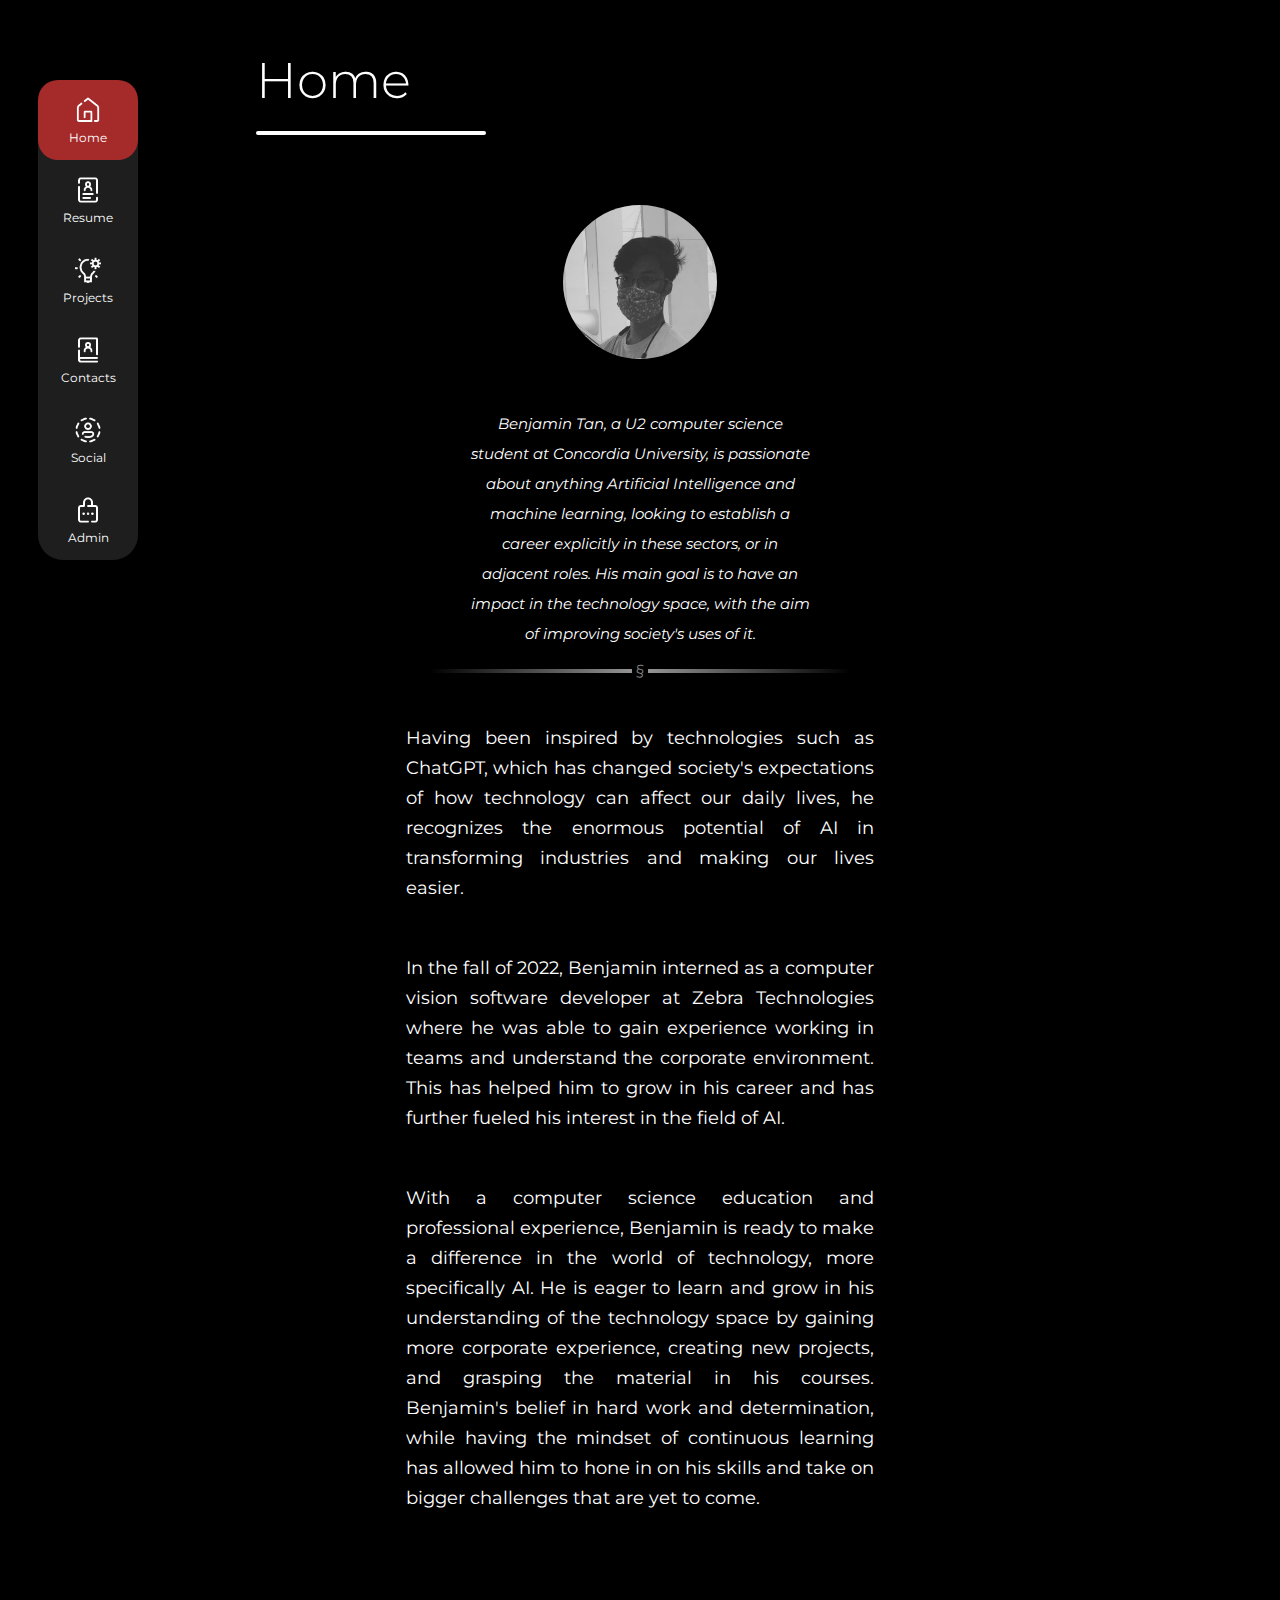
<file: index.html>
<!DOCTYPE html>
<html lang="en">

<head>
	<meta charset="UTF-8">
	<meta name="viewport" content="width=device-width, initial-scale=1.0">
	<link rel="preconnect" href="https://fonts.googleapis.com">
	<link rel="preconnect" href="https://fonts.gstatic.com" crossorigin>
	<link href="https://fonts.googleapis.com/css2?family=Montserrat&family=Roboto:ital,wght@0,400;0,700;0,900;1,700&display=swap" rel="stylesheet">
	<link rel="stylesheet" href="Style/general.css">
	<link rel="stylesheet" href="Style/navbar.css">
	<link rel="stylesheet" href="Style/home.css">
	<title>Home</title>
</head>

<body>
	<nav class="navbar">
		<a class="navbar-link top" id="current">
			<img src="Img/side-Icons/home.png" alt="Home-logo">
			<div>Home</div>
		</a>
		<a class="navbar-link" href="resume.html">
			<img src="Img/side-Icons/Resume.png" alt="Resume-logo">
			<div>Resume</div>
		</a>
		<a class="navbar-link" href="projects.html">
			<img src="Img/side-Icons/project.png" alt="Projects-logo">
			<div>Projects</div>
		</a>
		<a class="navbar-link" href="contacts.html">
			<img src="Img/side-Icons/contact.png" alt="Contacts-logo">
			<div>Contacts</div>
		</a>
		<a class="navbar-link" href="social.html">
			<img src="Img/side-Icons/Social.png" alt="Social-logo">
			<div>Social</div>
		</a>
		<a class="navbar-link bottom" href="admin.html">
			<img src="Img/side-Icons/admin.png" alt="Admin-logo">
			<div>Admin</div>
		</a>
	</nav>

	<header class="title-container">
		<div class="title">Home</div>
		<hr>
	</header>

	<main>

		<div class=profile-container>
			<img class="profile-pic" src="Img/profile-pic.jpeg" alt="Profile-pic">
		</div>

		<div class="text">
			<div class=statement>
				Benjamin Tan, a U2 computer science student at Concordia University, is passionate about 
				anything Artificial Intelligence and machine learning, looking to establish a career 
				explicitly in these sectors, or in adjacent roles. His main goal is to have an impact 
				in the technology space, with the aim of improving society's uses of it.
			</div>

			<hr>

			<div class="bio">
				<div>
					Having been inspired by technologies such as ChatGPT, which has changed society's expectations of 
					how technology can affect our daily lives, he recognizes the enormous potential of AI in 
					transforming industries and making our lives easier.
				</div>
				<div>
					In the fall of 2022, Benjamin interned as a computer vision software developer at Zebra Technologies 
					where he was able to gain experience working in teams and understand the corporate environment. 
					This has helped him to grow in his career and has further fueled his interest in the field of AI.
				</div>
				<div>
					With a computer science education and professional experience, Benjamin is ready to make a difference 
					in the world of technology, more specifically AI. He is eager to learn and grow in his understanding of 
					the technology space by gaining more corporate experience, creating new projects, and grasping the material 
					in his courses. Benjamin's belief in hard work and determination, while having the mindset of continuous 
					learning has allowed him to hone in on his skills and take on bigger challenges that are yet to come.
				</div>

			</div>

		</div>


		

	</main>
	<div class="bottom-line"></div>
</body>

</html>
</file>
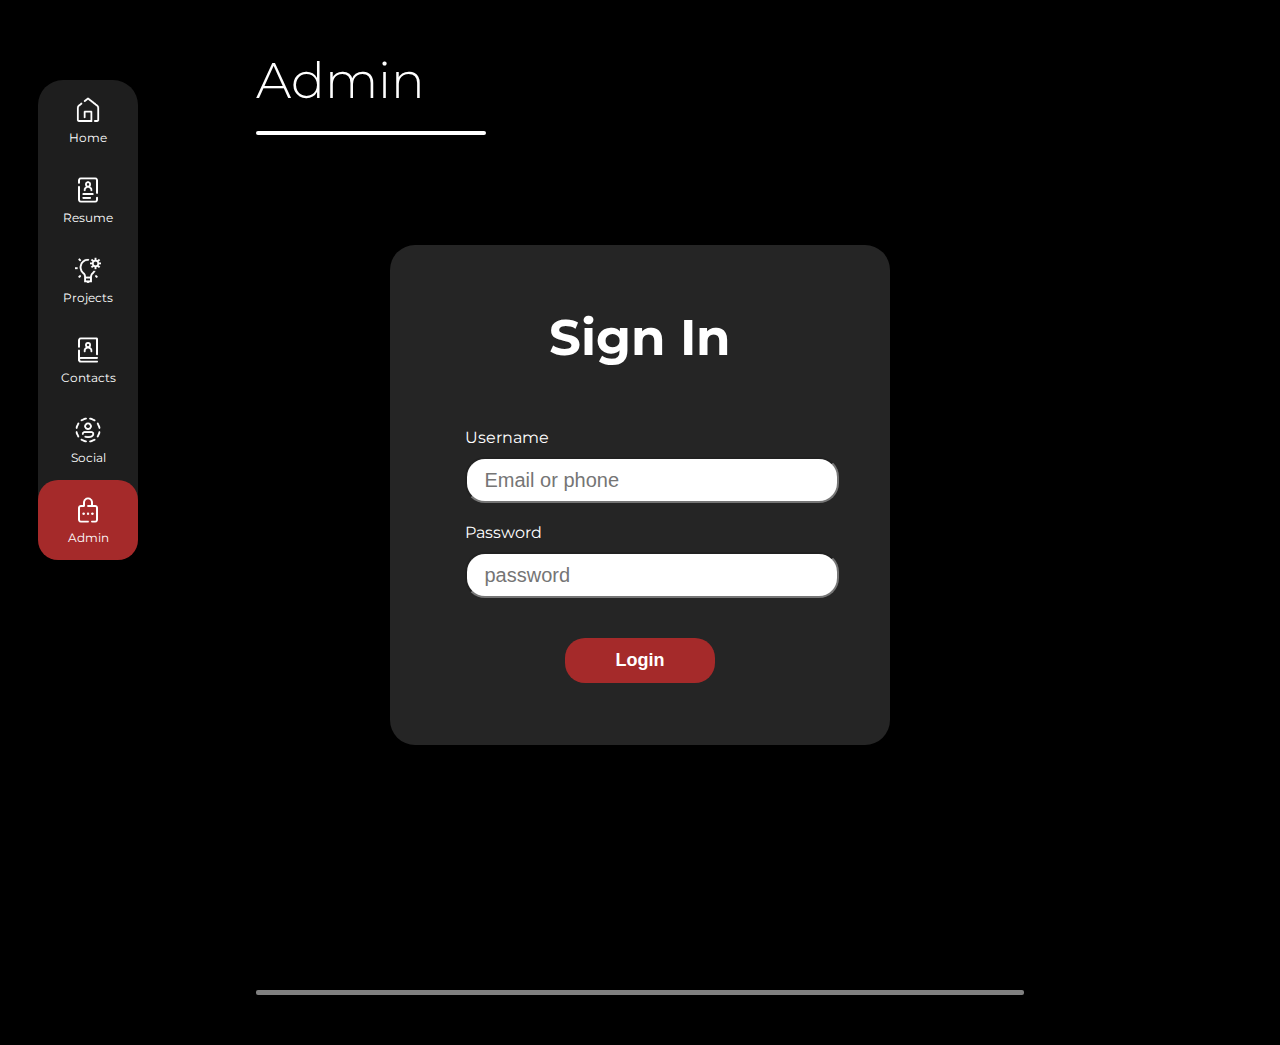
<file: admin.html>
<!DOCTYPE html>
<html lang="en">

<head>
	<meta charset="UTF-8">
	<meta name="viewport" content="width=device-width, initial-scale=1.0">
	<link rel="preconnect" href="https://fonts.googleapis.com">
	<link rel="preconnect" href="https://fonts.gstatic.com" crossorigin>
	<link
		href="https://fonts.googleapis.com/css2?family=Montserrat&family=Roboto:ital,wght@0,400;0,700;0,900;1,700&display=swap"
		rel="stylesheet">
	<link rel="stylesheet" href="Style/general.css">
	<link rel="stylesheet" href="Style/navbar.css">
	<link rel="stylesheet" href="Style/admin.css">
	<title>Admin</title>
</head>

<body>
	<nav class="navbar">
		<a class="navbar-link top" href="index.html">
			<img src="Img/side-Icons/home.png" alt="Home-logo">
			<div>Home</div>
		</a>
		<a class="navbar-link" href="resume.html">
			<img src="Img/side-Icons/Resume.png" alt="Resume-logo">
			<div>Resume</div>
		</a>
		<a class="navbar-link" href="projects.html">
			<img src="Img/side-Icons/project.png" alt="Projects-logo">
			<div>Projects</div>
		</a>
		<a class="navbar-link" href="contacts.html">
			<img src="Img/side-Icons/contact.png" alt="Contacts-logo">
			<div>Contacts</div>
		</a>
		<a class="navbar-link" href="social.html">
			<img src="Img/side-Icons/Social.png" alt="Social-logo">
			<div>Social</div>
		</a>
		<a class="navbar-link bottom" id="current">
			<img src="Img/side-Icons/admin.png" alt="Admin-logo">
			<div>Admin</div>
		</a>
	</nav>


	<header class="title-container">
		<div class="title">Admin</div>
		<hr>
	</header>

	<main>
		<div class="container">
			<div class="signin">
				Sign In
			</div>
			<div class="password-conatiner">
				<div>
					Username
				</div>
				<input id="username-input" type="text" placeholder="Email or phone" style="text-align: justify;">
				<div>
					Password
				</div>
				<input id="passward-input" type="password" placeholder="password" style="text-align: justify;">
			</div>


			<input class="thebutton" type=button value="Login">

		</div>

	</main>


	<div class="bottom-line"></div>
</body>

</html>
</file>
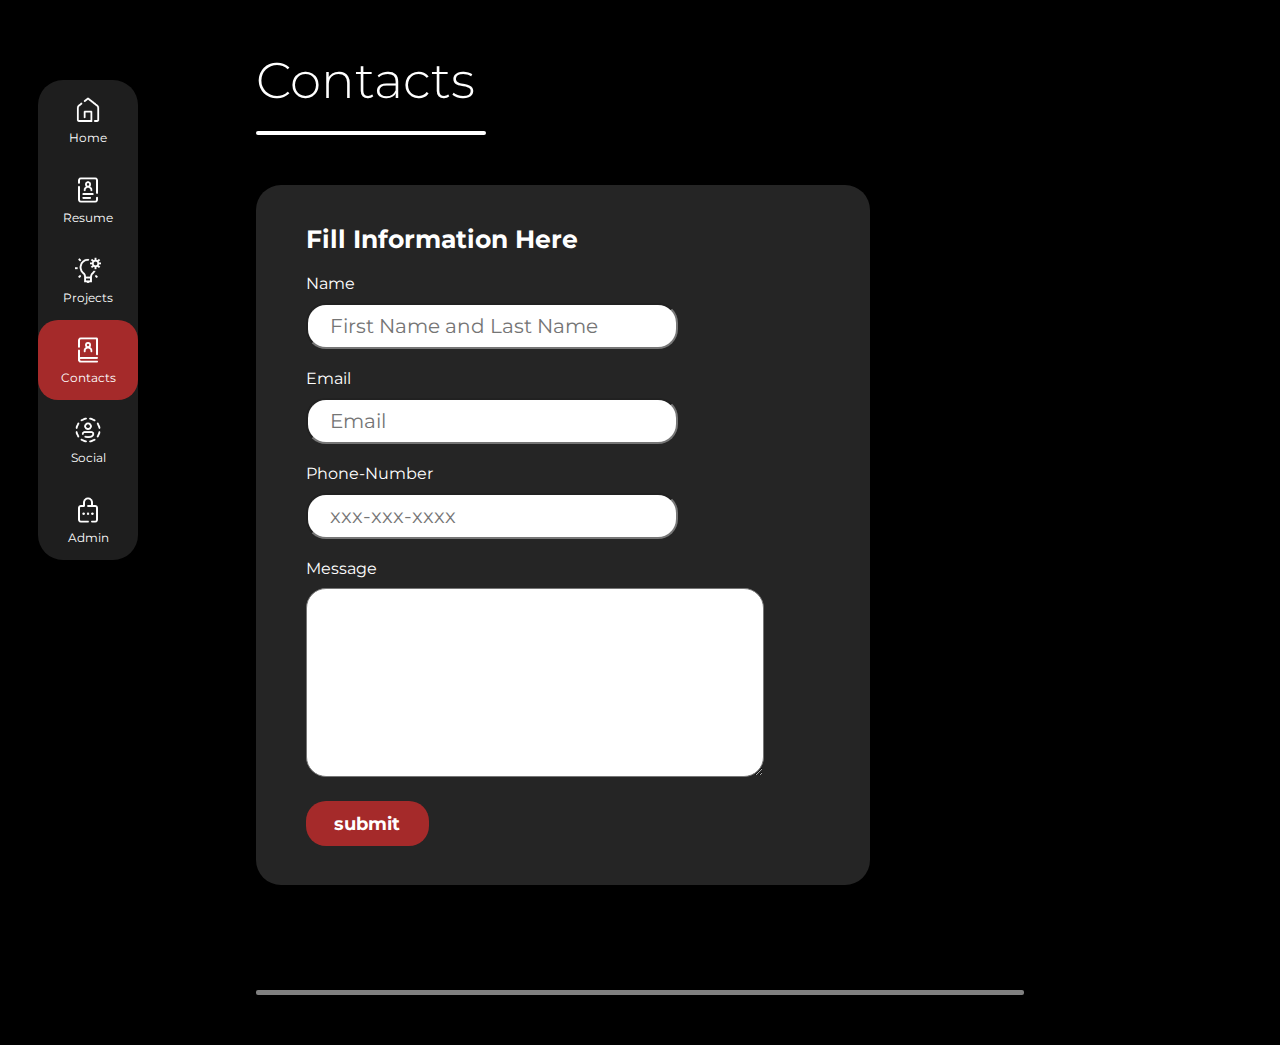
<file: contacts.html>
<!DOCTYPE html>
<html lang="en">

<head>
	<meta charset="UTF-8">
	<meta name="viewport" content="width=device-width, initial-scale=1.0">
	<link rel="preconnect" href="https://fonts.googleapis.com">
	<link rel="preconnect" href="https://fonts.gstatic.com" crossorigin>
	<link href="https://fonts.googleapis.com/css2?family=Montserrat&family=Roboto:ital,wght@0,400;0,700;0,900;1,700&display=swap" rel="stylesheet">
	<link rel="stylesheet" href="Style/general.css">
	<link rel="stylesheet" href="Style/navbar.css">
	<link rel="stylesheet" href="Style/contacts.css">
	<title>Contacts</title>
</head>

<body>
	<nav class="navbar">
		<a class="navbar-link top" href="index.html">
			<img src="Img/side-Icons/home.png" alt="Home-logo">
			<div>Home</div>
		</a>
		<a class="navbar-link" href="resume.html">
			<img src="Img/side-Icons/Resume.png" alt="Resume-logo">
			<div>Resume</div>
		</a>
		<a class="navbar-link" href="projects.html">
			<img src="Img/side-Icons/project.png" alt="Projects-logo">
			<div>Projects</div>
		</a>
		<a class="navbar-link" id="current">
			<img src="Img/side-Icons/contact.png" alt="Contacts-logo">
			<div>Contacts</div>
		</a>
		<a class="navbar-link" href="social.html">
			<img src="Img/side-Icons/Social.png" alt="Social-logo">
			<div>Social</div>
		</a>
		<a class="navbar-link bottom" href="admin.html">
			<img src="Img/side-Icons/admin.png" alt="Admin-logo">
			<div>Admin</div>
		</a>
	</nav>

	<header class="title-container">
		<div class="title">Contacts</div>
		<hr>
	</header>

	<main>
		<div class="container">

			<div class="inner-conatiner">
				<div class="subtitle">
					Fill Information Here
				</div>
				<div id="name">
					Name
				</div>
				<input type="text" placeholder="First Name and Last Name">
				<div>
					Email
				</div>
				<input type="email" placeholder="Email">
				<div>
					Phone-Number
				</div>
				<input type="number" placeholder="xxx-xxx-xxxx">
				<div>
					Message
				</div>
				<textarea rows="6"></textarea>

			</div>
			<input class="thebutton" type=button value="submit">



		</div>
	</main>

	<div class="bottom-line"></div>
</body>

</html>
</file>
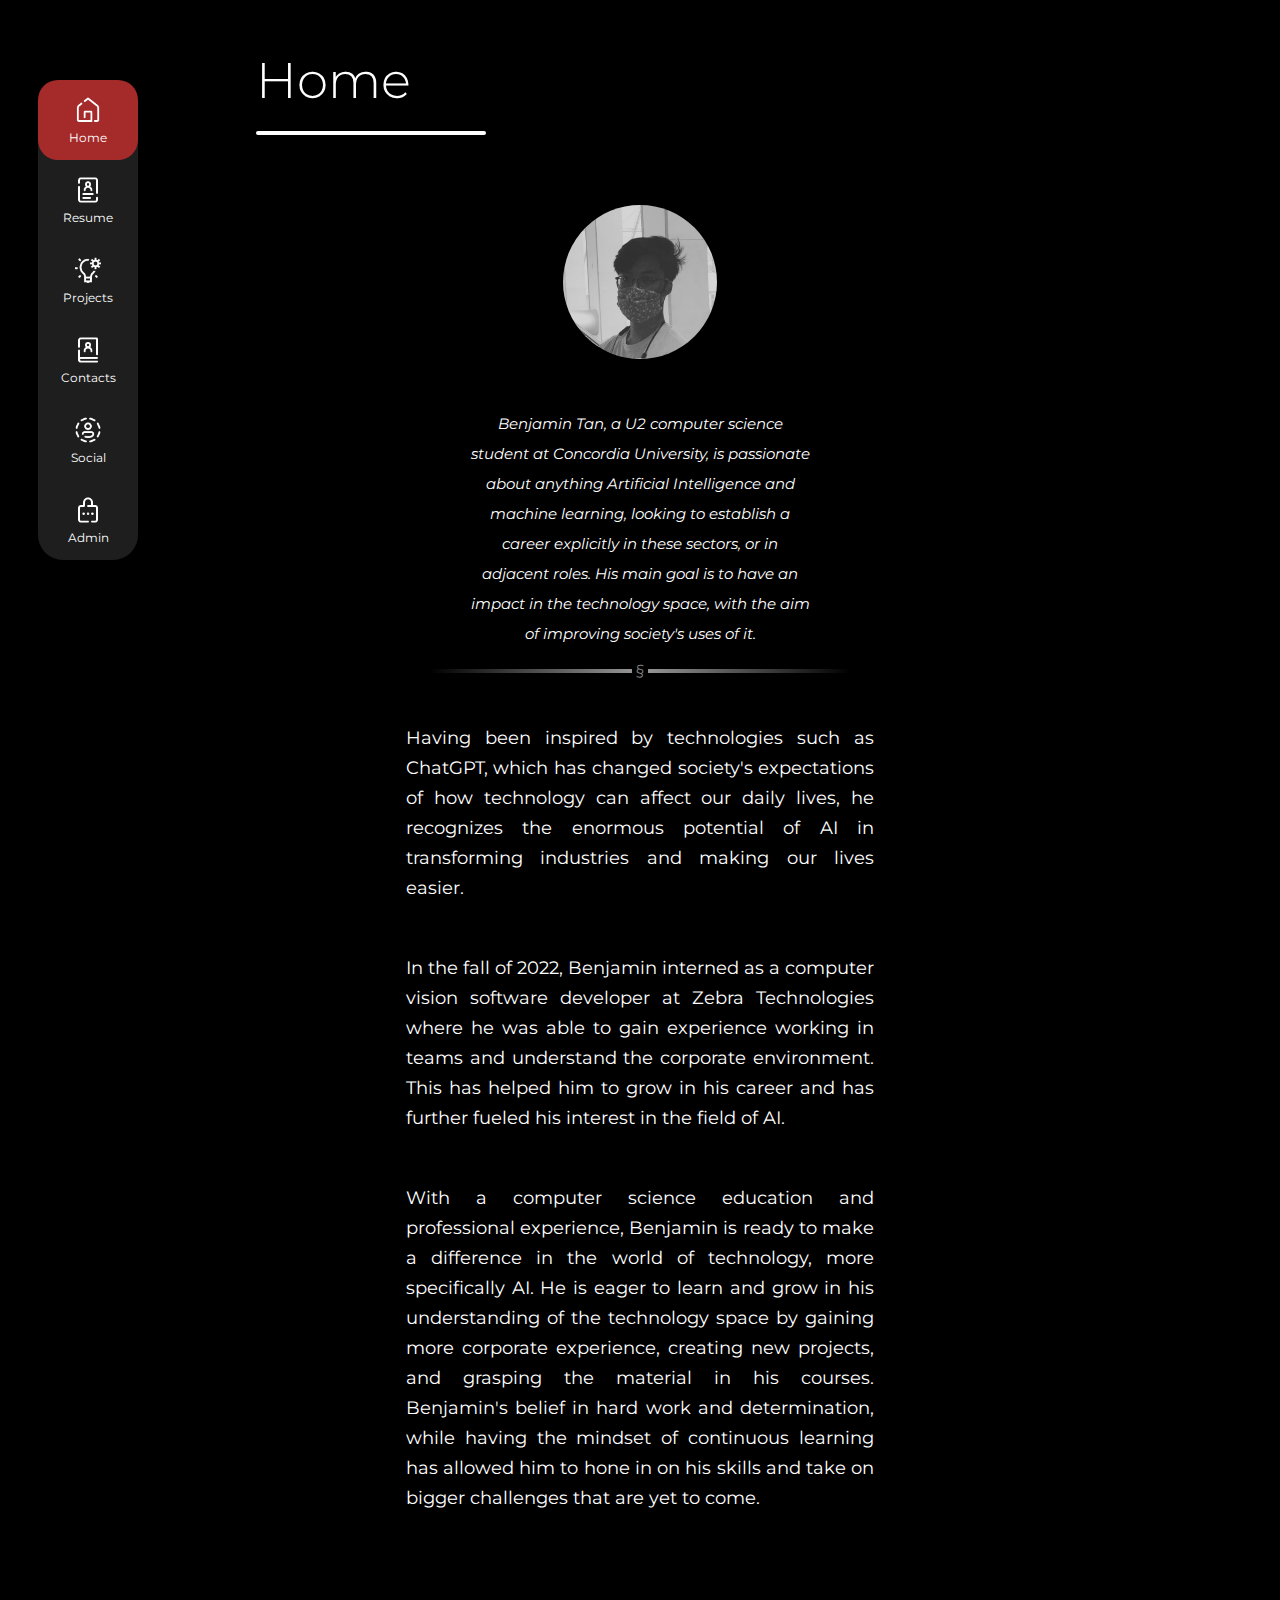
<file: home.html>
<!DOCTYPE html>
<html lang="en">

<head>
	<meta charset="UTF-8">
	<meta name="viewport" content="width=device-width, initial-scale=1.0">
	<link rel="preconnect" href="https://fonts.googleapis.com">
	<link rel="preconnect" href="https://fonts.gstatic.com" crossorigin>
	<link href="https://fonts.googleapis.com/css2?family=Montserrat&family=Roboto:ital,wght@0,400;0,700;0,900;1,700&display=swap" rel="stylesheet">
	<link rel="stylesheet" href="Style/general.css">
	<link rel="stylesheet" href="Style/navbar.css">
	<link rel="stylesheet" href="Style/home.css">
	<title>Home</title>
</head>

<body>
	<nav class="navbar">
		<a class="navbar-link top" id="current">
			<img src="Img/side-Icons/home.png" alt="Home-logo">
			<div>Home</div>
		</a>
		<a class="navbar-link" href="resume.html">
			<img src="Img/side-Icons/Resume.png" alt="Resume-logo">
			<div>Resume</div>
		</a>
		<a class="navbar-link" href="projects.html">
			<img src="Img/side-Icons/project.png" alt="Projects-logo">
			<div>Projects</div>
		</a>
		<a class="navbar-link" href="contacts.html">
			<img src="Img/side-Icons/contact.png" alt="Contacts-logo">
			<div>Contacts</div>
		</a>
		<a class="navbar-link" href="social.html">
			<img src="Img/side-Icons/Social.png" alt="Social-logo">
			<div>Social</div>
		</a>
		<a class="navbar-link bottom" href="admin.html">
			<img src="Img/side-Icons/admin.png" alt="Admin-logo">
			<div>Admin</div>
		</a>
	</nav>

	<header class="title-container">
		<div class="title">Home</div>
		<hr>
	</header>

	<main>

		<div class=profile-container>
			<img class="profile-pic" src="Img/profile-pic.jpeg" alt="Profile-pic">
		</div>

		<div class="text">
			<div class=statement>
				Benjamin Tan, a U2 computer science student at Concordia University, is passionate about 
				anything Artificial Intelligence and machine learning, looking to establish a career 
				explicitly in these sectors, or in adjacent roles. His main goal is to have an impact 
				in the technology space, with the aim of improving society's uses of it.
			</div>

			<hr>

			<div class="bio">
				<div>
					Having been inspired by technologies such as ChatGPT, which has changed society's expectations of 
					how technology can affect our daily lives, he recognizes the enormous potential of AI in 
					transforming industries and making our lives easier.
				</div>
				<div>
					In the fall of 2022, Benjamin interned as a computer vision software developer at Zebra Technologies 
					where he was able to gain experience working in teams and understand the corporate environment. 
					This has helped him to grow in his career and has further fueled his interest in the field of AI.
				</div>
				<div>
					With a computer science education and professional experience, Benjamin is ready to make a difference 
					in the world of technology, more specifically AI. He is eager to learn and grow in his understanding of 
					the technology space by gaining more corporate experience, creating new projects, and grasping the material 
					in his courses. Benjamin's belief in hard work and determination, while having the mindset of continuous 
					learning has allowed him to hone in on his skills and take on bigger challenges that are yet to come.
				</div>

			</div>

		</div>


		

	</main>
	<div class="bottom-line"></div>
</body>

</html>
</file>
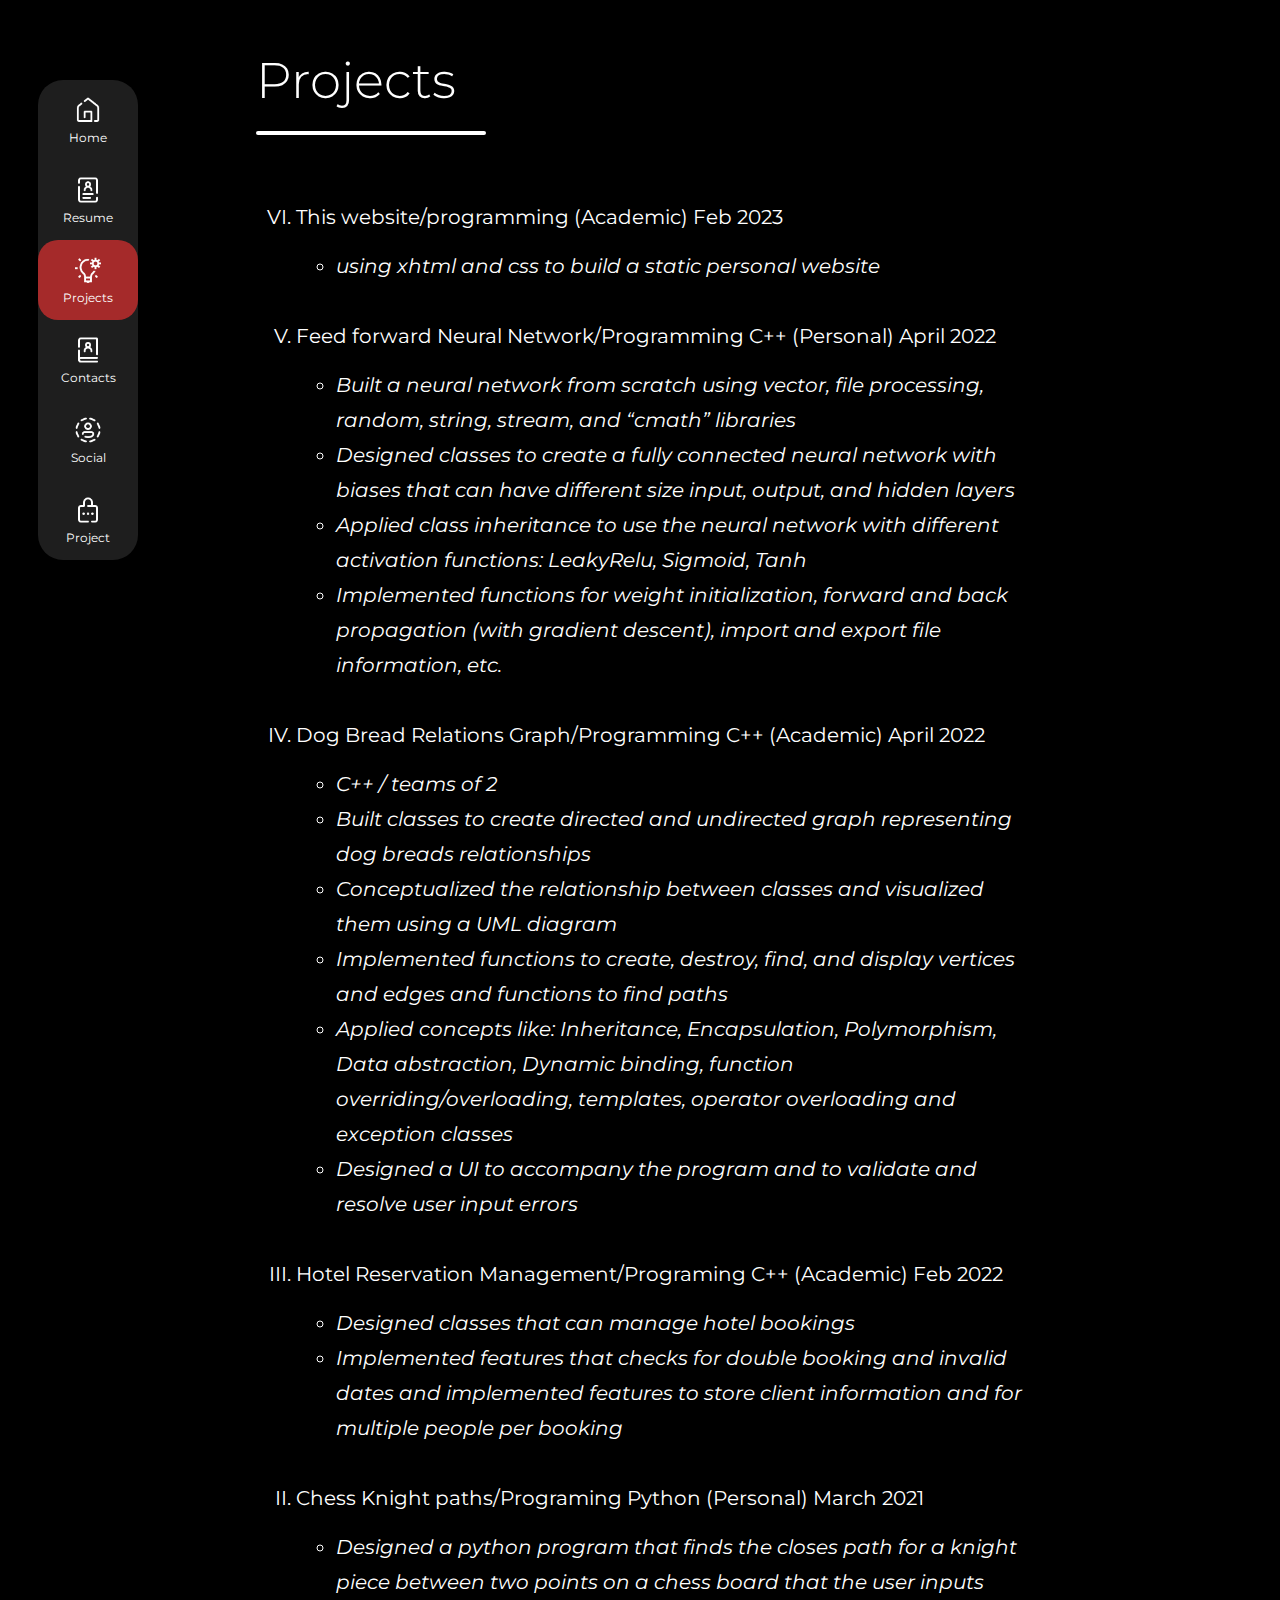
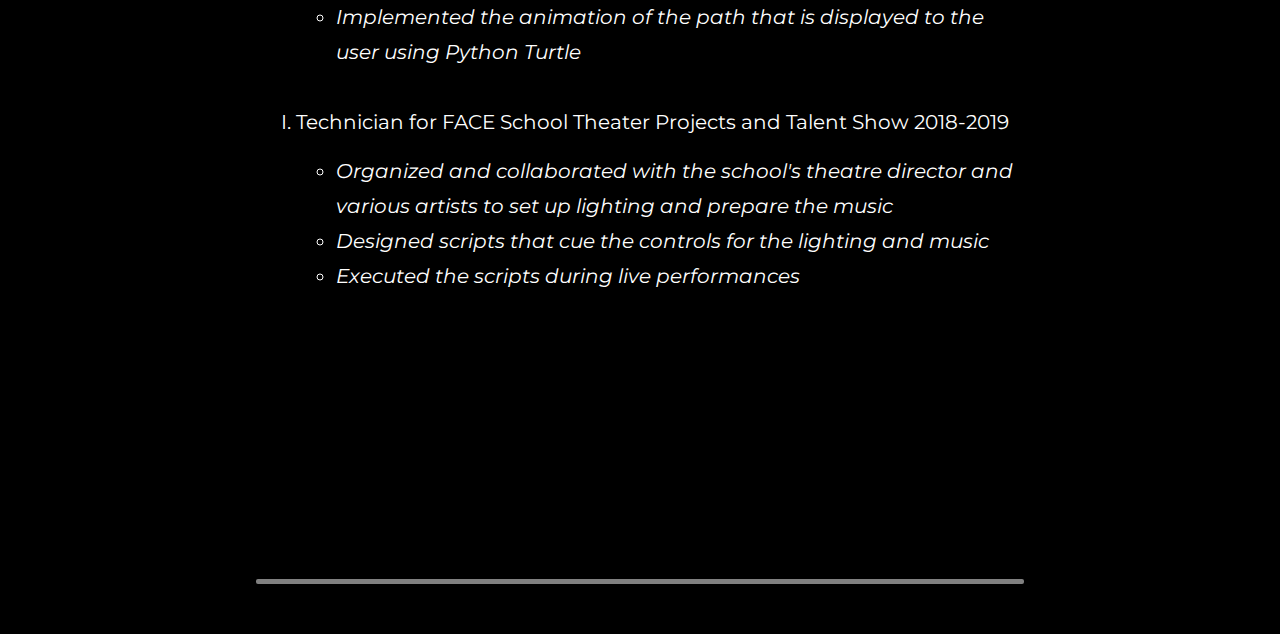
<file: projects.html>
<!DOCTYPE html>
<html lang="en">

<head>
	<meta charset="UTF-8">
	<meta name="viewport" content="width=device-width, initial-scale=1.0">
	<link rel="preconnect" href="https://fonts.googleapis.com">
	<link rel="preconnect" href="https://fonts.gstatic.com" crossorigin>
	<link href="https://fonts.googleapis.com/css2?family=Montserrat&family=Roboto:ital,wght@0,400;0,700;0,900;1,700&display=swap" rel="stylesheet">
	<link rel="stylesheet" href="Style/general.css">
	<link rel="stylesheet" href="Style/navbar.css">
	<link rel="stylesheet" href="Style/projects.css">
	<title>Contacts</title>
</head>

<body>
	<nav class="navbar">
		<a class="navbar-link top" href="index.html">
			<img src="Img/side-Icons/home.png" alt="Home-logo">
			<div>Home</div>
		</a>
		<a class="navbar-link" href="resume.html">
			<img src="Img/side-Icons/Resume.png" alt="Resume-logo">
			<div>Resume</div>
		</a>
		<a class="navbar-link" id="current">
			<img src="Img/side-Icons/project.png" alt="Projects-logo">
			<div>Projects</div>
		</a>
		<a class="navbar-link" href="contacts.html">
			<img src="Img/side-Icons/contact.png" alt="Contacts-logo">
			<div>Contacts</div>
		</a>
		<a class="navbar-link" href="social.html">
			<img src="Img/side-Icons/Social.png" alt="Social-logo">
			<div>Social</div>
		</a>
		<a class="navbar-link bottom" href="admin.html">
			<img src="Img/side-Icons/admin.png" alt="Admin-logo">
			<div>Project</div>
		</a>
	</nav>

	<header class="title-container">
		<div class="title">Projects</div>
		<hr>
	</header>

	<main>
		<ol reversed type="I">
			<li>
				This website/programming (Academic) Feb 2023
				<ul>
					<li>
						using xhtml and css to build a static personal website
					</li>
				</ul>

			</li>
			<li>
				Feed forward Neural Network/Programming C++ (Personal) April 2022
				<ul>
					<li>
						Built a neural network from scratch using vector,
						file processing, random, string, stream, and “cmath” libraries
					</li>
					<li>
						Designed classes to create a fully connected neural network
						with biases that can have different size input, output, and
						hidden layers
					</li>
					<li>
						Applied class inheritance to use the neural network with
						different activation functions: LeakyRelu, Sigmoid, Tanh
					</li>
					<li>
						Implemented functions for weight initialization, forward
						and back propagation (with gradient descent), import and
						export file information, etc.
					</li>
				</ul>
			<li>
				Dog Bread Relations Graph/Programming C++ (Academic) April 2022
				<ul>
					<li>
						C++ / teams of 2
					</li>
					<li>
						Built classes to create directed and undirected
						graph representing dog breads relationships
					</li>
					<li>
						Conceptualized the relationship between classes
						and visualized them using a UML diagram
					</li>
					<li>
						Implemented functions to create, destroy, find, and
						display vertices and edges and functions to find paths
					</li>
					<li>
						Applied concepts like: Inheritance, Encapsulation,
						Polymorphism, Data abstraction, Dynamic binding,
						function overriding/overloading, templates, operator
						overloading and exception classes
					</li>
					<li>
						Designed a UI to accompany the program and to validate
						and resolve user input errors
					</li>
				</ul>
			</li>

			<li>
				Hotel Reservation Management/Programing C++ (Academic) Feb 2022
				<ul>
					<li>
						Designed classes that can manage hotel bookings
					</li>
					<li>
						Implemented features that checks for double booking
						and invalid dates and implemented features to store
						client information and for multiple people per booking
					</li>
				</ul>
			</li>
			<li>
				Chess Knight paths/Programing Python (Personal) March 2021
				<ul>
					<li>
						Designed a python program that finds the closes path
						for a knight piece between two points on a chess board
						that the user inputs
					</li>
					<li>
						Implemented the animation of the path that is displayed
						to the user using Python Turtle
					</li>
				</ul>
			</li>
			<li>
				Technician for FACE School Theater Projects and Talent Show 2018-2019
				<ul>
					<li>
						Organized and collaborated with the school's theatre director and various artists to set up lighting and
						prepare the music
					</li>
					<li>
						Designed scripts that cue the controls for the lighting and music
					</li>
					<li>
						Executed the scripts during live performances
					</li>
				</ul>
			</li>

			</li>

		</ol>

	</main>

	<div class="bottom-line"></div>
</body>

</html>
</file>
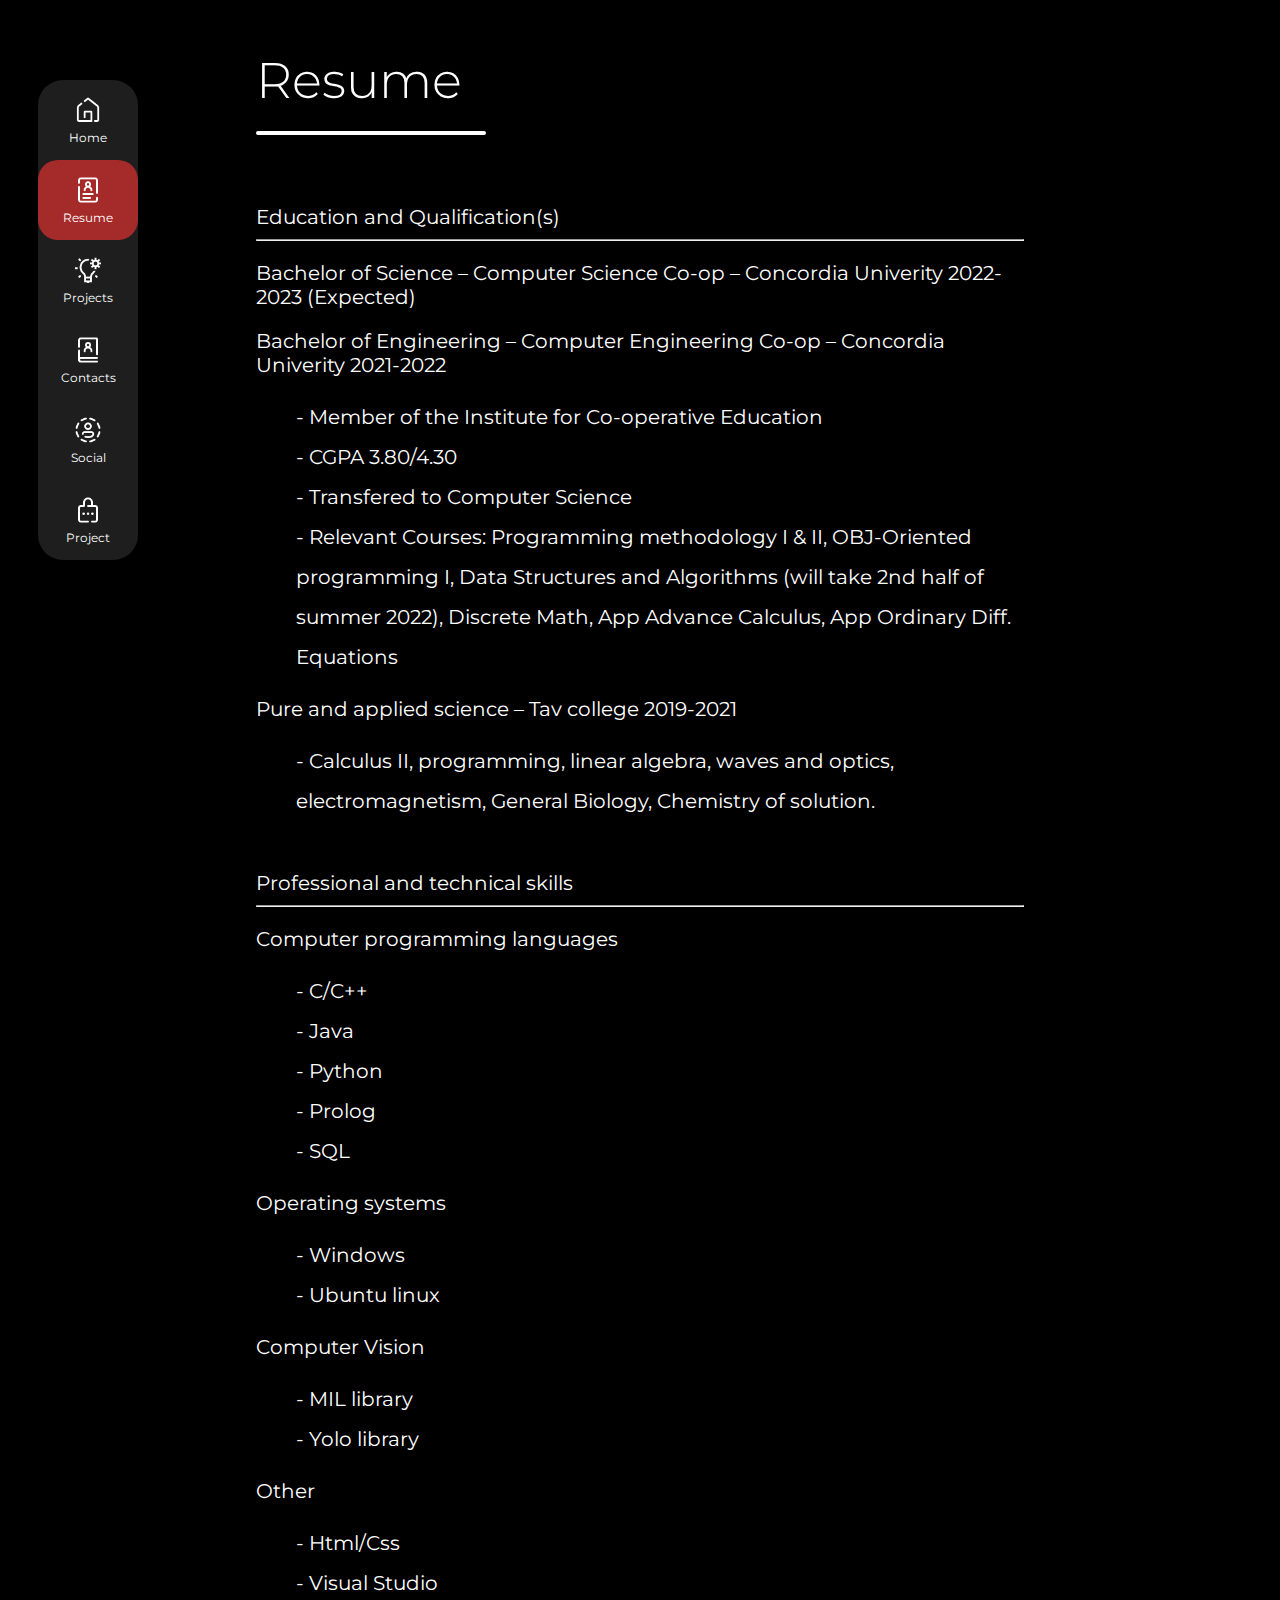
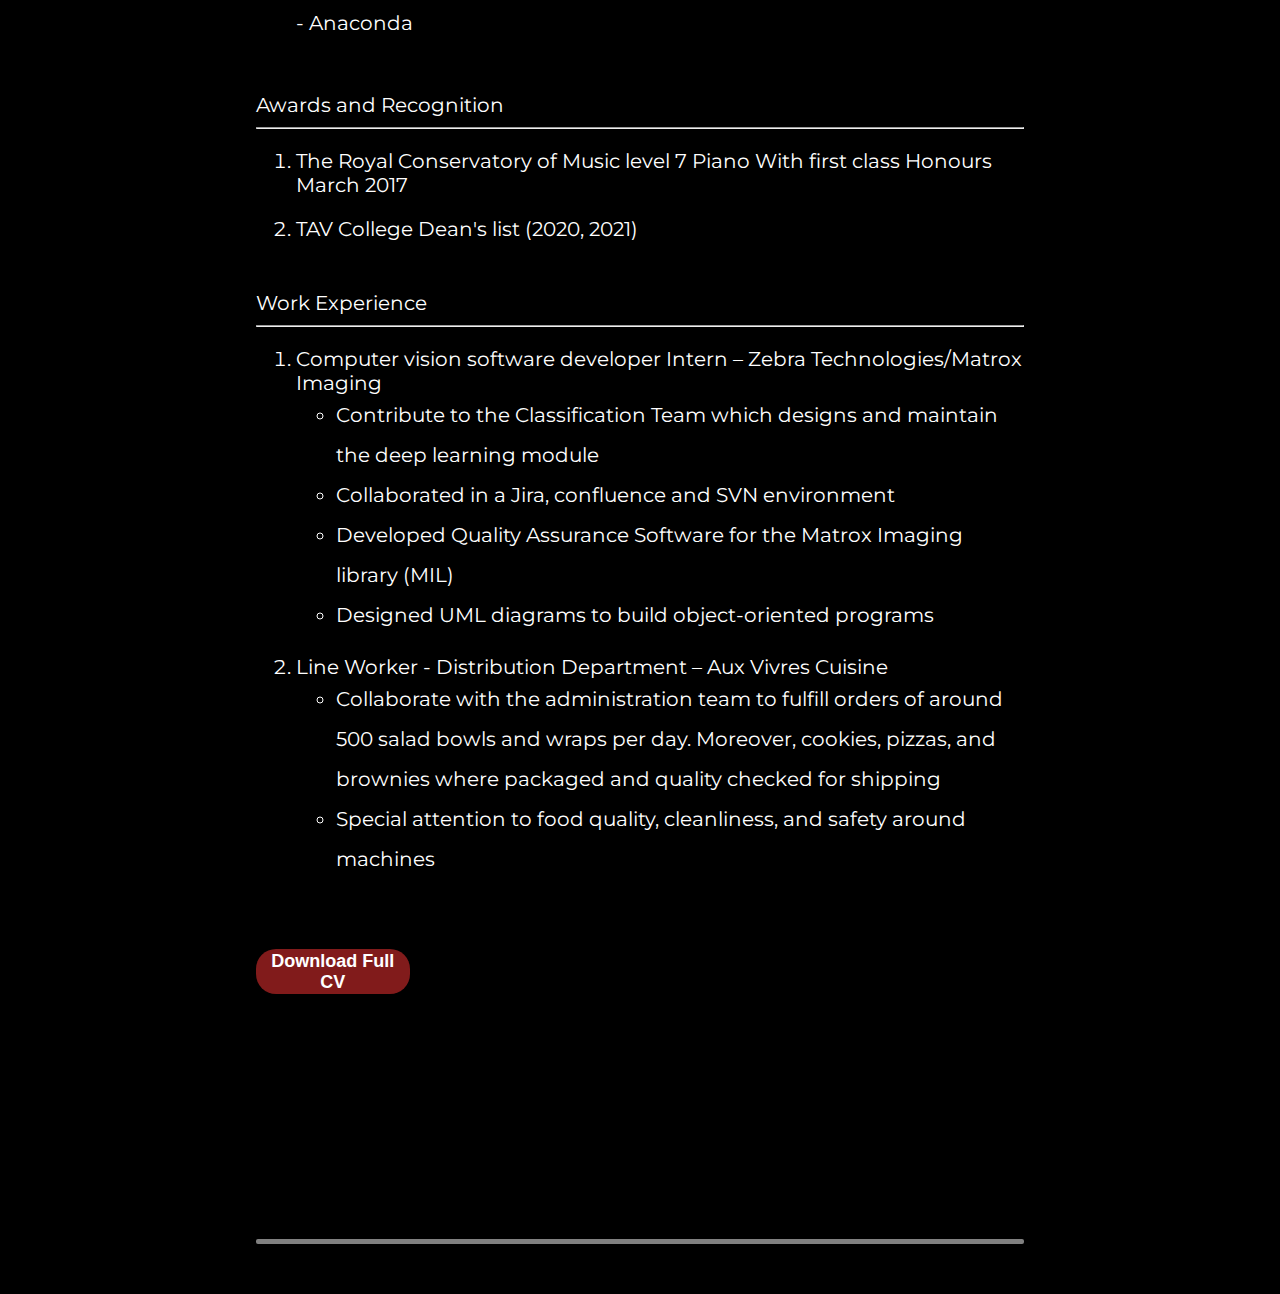
<file: resume.html>
<!DOCTYPE html>
<html lang="en">

<head>
	<meta charset="UTF-8">
	<meta name="viewport" content="width=device-width, initial-scale=1.0">
	<link rel="preconnect" href="https://fonts.googleapis.com">
	<link rel="preconnect" href="https://fonts.gstatic.com" crossorigin>
	<link href="https://fonts.googleapis.com/css2?family=Montserrat&family=Roboto:ital,wght@0,400;0,700;0,900;1,700&display=swap" rel="stylesheet">
	<link rel="stylesheet" href="Style/general.css">
	<link rel="stylesheet" href="Style/navbar.css">
	<link rel="stylesheet" href="Style/resume.css">
	<title>Resume</title>
</head>

<body>
	<nav class="navbar">
		<a class="navbar-link top" href="index.html">
			<img src="Img/side-Icons/home.png" alt="Home-logo">
			<div>Home</div>
		</a>
		<a class="navbar-link" id="current">
			<img src="Img/side-Icons/Resume.png" alt="Resume-logo">
			<div>Resume</div>
		</a>
		<a class="navbar-link" href="projects.html">
			<img src="Img/side-Icons/project.png" alt="Projects-logo">
			<div>Projects</div>
		</a>
		<a class="navbar-link" href="contacts.html">
			<img src="Img/side-Icons/contact.png" alt="Contacts-logo">
			<div>Contacts</div>
		</a>
		<a class="navbar-link" href="social.html">
			<img src="Img/side-Icons/Social.png" alt="Social-logo">
			<div>Social</div>
		</a>
		<a class="navbar-link bottom" href="admin.html">
			<img src="Img/side-Icons/admin.png" alt="Admin-logo">
			<div>Project</div>
		</a>
	</nav>

	<header class="title-container">
		<div class="title">Resume</div>
		<hr>
	</header>

	<main>
		<div class="subtitle-container">
			<div class="subtitle">Education and Qualification(s)</div>
			<hr>
		</div>
		<dl>
			<dt>
				Bachelor of Science &#8211 Computer Science Co-op &#8211
				Concordia Univerity 2022-2023 (Expected)
			</dt>
			<dt>
				Bachelor of Engineering &#8211 Computer Engineering Co-op
				&#8211 Concordia Univerity 2021-2022
			</dt>
			<dd>- Member of the Institute for Co-operative Education</dd>
			<dd>- CGPA 3.80/4.30</dd>
			<dd>- Transfered to Computer Science</dd>
			<dd>- Relevant Courses: Programming methodology I & II, OBJ-Oriented programming I,
				Data Structures and Algorithms (will take 2nd half of summer 2022), Discrete
				Math, App Advance Calculus, App Ordinary Diff. Equations
			</dd>
			<dt>
				Pure and applied science &#8211 Tav college 2019-2021
			</dt>
			<dd>- Calculus II, programming, linear algebra, waves and optics,
				electromagnetism, General Biology, Chemistry of solution.
			</dd>
		</dl>

		<div class="subtitle-container">
			<div class="subtitle">Professional and technical skills</div>
			<hr>
		</div>

		<dl>
			<dt>Computer programming languages</dt>
			<dd>- C/C++</dd>
			<dd>- Java</dd>
			<dd>- Python
			<dd>- Prolog
			<dd>- SQL
			<dt>Operating systems</dt>
			<dd>- Windows</dd>
			<dd>- Ubuntu linux</dd>
			<dt>Computer Vision</dt>
			<dd>- MIL library</dd>
			<dd>- Yolo library</dd>
			<dt>Other</dt>
			<dd>- Html/Css</dd>
			<dd>- Visual Studio</dd>
			<dd>- Anaconda</dd>
		</dl>

		<div class="subtitle-container">
			<div class="subtitle">Awards and Recognition</div>
			<hr>
		</div>

		<ol>
			<li>The Royal Conservatory of Music level 7 Piano With first class Honours March 2017</li>
			<li>TAV College Dean's list (2020, 2021)</li>
		</ol>

		<div class="subtitle-container">
			<div class="subtitle">Work Experience</div>
			<hr>
		</div>

		<ol>
			<li>
				Computer vision software developer Intern &#8211 Zebra Technologies/Matrox Imaging
				<ul>
					<li>Contribute to the Classification Team which designs and maintain the deep learning module</li>
					<li>Collaborated in a Jira, confluence and SVN environment</li>
					<li>Developed Quality Assurance Software for the Matrox Imaging library (MIL)</li>
					<li>Designed UML diagrams to build object-oriented programs</li>
				</ul>
			</li>
			<li>
				Line Worker - Distribution Department &#8211 Aux Vivres Cuisine
				<ul>
					<li>
						Collaborate with the administration team to fulfill orders
						of around 500 salad bowls and wraps per day. Moreover,
						cookies, pizzas, and brownies where packaged and quality
						checked for shipping
					</li>
					<li>
						Special attention to food quality, cleanliness, and safety around machines
					</li>
				</ul>
			</li>
		</ol>

	</main>

	<button>Download Full CV</button>

	<div class="bottom-line"></div>
</body>

</html>
</file>
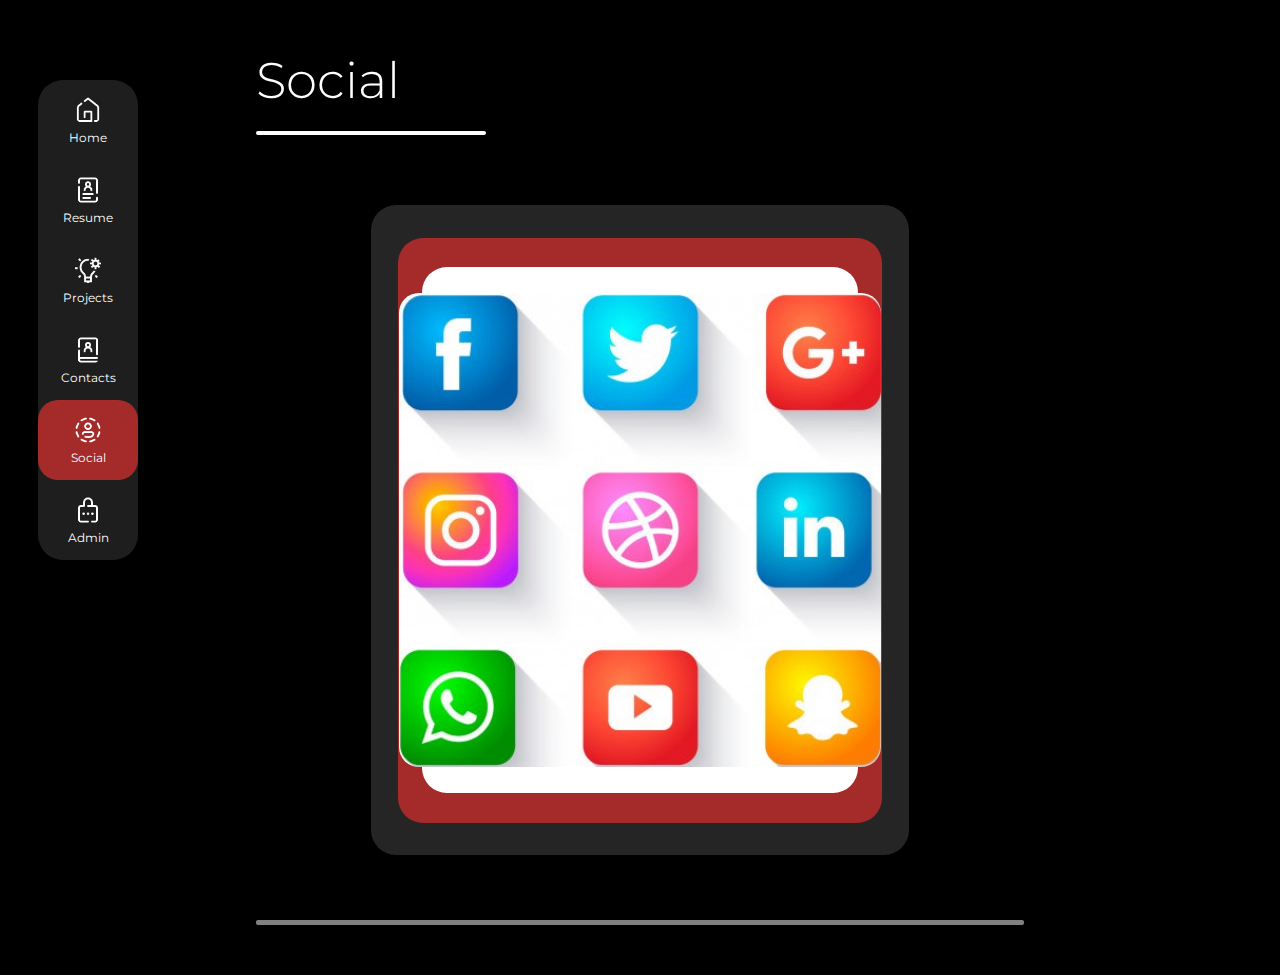
<file: social.html>
<!DOCTYPE html>
<html lang="en">

<head>
	<meta charset="UTF-8">
	<meta name="viewport" content="width=device-width, initial-scale=1.0">
	<link rel="preconnect" href="https://fonts.googleapis.com">
	<link rel="preconnect" href="https://fonts.gstatic.com" crossorigin>
	<link href="https://fonts.googleapis.com/css2?family=Montserrat&family=Roboto:ital,wght@0,400;0,700;0,900;1,700&display=swap" rel="stylesheet">
	<link rel="stylesheet" href="Style/general.css">
	<link rel="stylesheet" href="Style/navbar.css">
	<link rel="stylesheet" href="Style/social.css">
	<title>Social</title>
</head>

<body>
	<nav class="navbar">
		<a class="navbar-link top" href="index.html">
			<img src="Img/side-Icons/home.png" alt="Home-logo">
			<div>Home</div>
		</a>
		<a class="navbar-link" href="resume.html">
			<img src="Img/side-Icons/Resume.png" alt="Resume-logo">
			<div>Resume</div>
		</a>
		<a class="navbar-link" href="projects.html">
			<img src="Img/side-Icons/project.png" alt="Projects-logo">
			<div>Projects</div>
		</a>
		<a class="navbar-link" href="contacts.html">
			<img src="Img/side-Icons/contact.png" alt="Contacts-logo">
			<div>Contacts</div>
		</a>
		<a class="navbar-link" id="current">
			<img src="Img/side-Icons/Social.png" alt="Social-logo">
			<div>Social</div>
		</a>
		<a class="navbar-link bottom" href="admin.html">
			<img src="Img/side-Icons/admin.png" alt="Admin-logo">
			<div>Admin</div>
		</a>
	</nav>

	<header class="title-container">
		<div class="title">Social</div>
		<hr>
	</header>

	<main>
		<div class="container">
			<div class="container2">
				<div class="container3">
					<img src="Img/social_media_icons.jpg" alt="social" usemap="#image-map">
					<map id="image-map">
						<area shape="rect" coords="0,0,120,115" href="https://www.facebook.com" target="_blank">
						<area shape="rect" coords="180,0,300,115" href="https://twitter.com" target="_blank">
						<area shape="rect" coords="360,0,500,115" href="https://plus.google.com/" target="_blank">
						<area shape="rect" coords="0,175,120,300" href="https://instagram.com/" target="_blank">
						<area shape="rect" coords="360,175,500,300" href="https://www.linkedin.com/in/b3njamintan/" target="_blank">
					</map>
				</div>
			</div>

		</div>

	</main>
	<div class="bottom-line"></div>
</body>

</html>
</file>
<file: Style/general.css>
body {
  margin: 0px;
  color: white;
  font-family: Montserrat, Roboto, Arial, sans-serif;
  background-color: rgb(0, 0, 0);
  padding: 50px 20% 300px 20%;

  position: relative;
}
main {
  font-family: Arial;
}

.title-container {
  margin-bottom: 70px;
}

.title {
  font-size: 50px;
  font-family:Montserrat, Roboto, Arial, sans-serif;
  margin-bottom: 20px;
  font-weight: 300;
}

.title-container hr {
  width: 30%;
  height: 4px;
  background-color: white;
  margin-left: 0;
  border: 0;
  border-radius: 2px;
}
.bottom-line {
  position: absolute;
  height: 5px;
  background-color: grey;
  bottom: 50px;
  right: 20%;
  left: 20%;
  border-radius: 2px;
}
</file>
<file: Style/navbar.css>
.navbar {
  position: fixed;
  left: 3%;
  top: 80px;
  max-width: 100px;
  width: 10%;
  z-index: 3;
  background-color: rgb(30, 30, 30);
  border-radius: 25px;
}

.navbar-link {
  height: 80px;
  display: flex;
  align-items: center;
  justify-content: center;
  flex-direction: column;
  transition: background-color 0.5s, border-radius 0.5s;
  text-decoration: none;
}

.top {
  border-top-left-radius: 20px;
  border-top-right-radius: 20px;
}

.bottom {
  border-bottom-left-radius: 20px;
  border-bottom-right-radius: 20px;
}

.navbar-link:hover {
  background-color: brown;
  border-radius: 20px;
}

.navbar-link img {
  height: 30px;
  margin-inline: 30px;
}

.navbar-link div {
  font-size: 12px;
  margin-top: 5px;
  color: white;
}

#current {
  border-radius: 20px;
  background-color: brown;
}
</file>
<file: Style/home.css>
.profile-container {
  display: flex;
  align-items: center;
  justify-content: center;
}
.profile-pic {
  height: 20%;
  width: 20%;
  max-width: 180px;
  max-height: 180px;
  object-fit: cover;
  object-position: top;
  border-radius: 90px;
}

.text {
  text-align: center;
  margin-inline: auto;
  margin-top: 50px;
  width: 61%;
  line-height: 30px;
	font-family:Montserrat, Roboto, Arial, sans-serif;
}

.statement {
  font-family: Montserrat, Roboto, Arial, sans-serif;
  font-style: italic;
  margin-bottom: 20px;
  font-size: 15px;
	margin-inline: 13%
}

.bio{
	text-align: justify;
}
.text hr {
  border: 0;
  height: 4px;
  width: 90%;

  background-image: linear-gradient(
    to right,
    rgba(255, 255, 255, 0),
    rgba(205, 205, 205, 0.75),
    rgba(255, 255, 255, 0)
  );
  overflow: visible;
}
.text hr:after {
  background-color: black;
  content: "§";
  padding: 0 4px;
  position: relative;
  top: -13px;
}

.bio div {
  margin-top: 50px;
  font-size: 18px;
}
</file>
<file: Style/admin.css>
main {
  display: flex;
  align-items: center;
  justify-content: center;
	font-family:Montserrat, Roboto, Arial, sans-serif;
}
.container {
  width: 70%;
  max-width: 500px;
  height: 500px;
  background-color: rgb(37, 37, 37);
  display: flex;
  border-radius: 25px;
  margin-top: 40px;
  align-items: center;
  justify-content: center;
  flex-direction: column;
  font-family:Montserrat, Roboto, Arial, sans-serif;
}

.password-conatiner {
  width: 70%;
  margin-bottom: 20px;
}

.signin {
  font-size: 50px;
  font-weight: bold;
  margin-bottom: 60px;
  color: rgb(255, 255, 255);
}
input {
  width: 100%;
  border-radius: 20px;
  height: 40px;
}

.password-conatiner input {
  font-size: 20px;
  padding-top: 2;
  padding-left: 5%;
  margin-bottom: 20px;
}

.password-conatiner input:focus {
  outline: none;
}

.password-conatiner div {
  margin-bottom: 10px;
}
.thebutton {
  font-weight: bold;
  width: 30%;
  border: 0;
  cursor: pointer;
  transition: color 0.15 background-color 0.15s;
  height: 45px;
  font-size: 18px;
  background-color: brown;
  color: white;
}

.thebutton:hover {
  background-color: rgb(148, 38, 38);
  box-shadow: 10px 10px 10px rgba(0, 0, 0, 0.3);
}

.thebutton:active {
  background-color: rgb(158, 157, 157);
  color: white;
}
</file>
<file: Style/contacts.css>
main {
  display: flex;
  align-items: center;
}
.container {
  width: 80%;
  max-width: 900px;
  height: 700px;
  background-color: rgb(37, 37, 37);
  display: flex;
  border-radius: 25px;
  margin-top: -20px;
  justify-content: center;
  flex-direction: column;
  font-family: Montserrat, Roboto, Arial, sans-serif;
  margin-bottom: -140px;
}

.inner-conatiner {
  width: 70%;
	
  margin-left: 50px;
}

.subtitle {
  font-size: 25px;
  font-weight: bold;
	
}

#name {
  margin-top: 20px;
}

input {
  width: 80%;
  border-radius: 20px;
  height: 40px;
  color: rgb(63, 63, 63);
	font-family: Montserrat, Roboto, Arial, sans-serif;
}

.inner-conatiner input {
  font-size: 20px;
  padding-top: 2;
  padding-left: 5%;
  margin-bottom: 20px;
}

.inner-conatiner input:focus {
  outline: none;
}

.inner-conatiner div {
  margin-bottom: 10px;
}

textarea {
  border-radius: 20px;
  margin-bottom: 20px;
  width: 100%;
  padding: 3%;
  line-height: 1.5;
  font-size: 18px;
  font-family: Montserrat, Roboto, Arial, sans-serif;
  color: rgb(52, 52, 52);
}

textarea:focus {
  outline: none;
}

.thebutton {
  font-weight: bold;
  width: 20%;
  border: 0;
  cursor: pointer;
  transition: color 0.15 background-color 0.15s;
  height: 45px;
  font-size: 18px;
  background-color: brown;
  color: white;
  margin-left: 50px;
	
}

.thebutton:hover {
  background-color: rgb(148, 38, 38);
  box-shadow: 10px 10px 10px rgba(0, 0, 0, 0.3);
}

.thebutton:active {
  background-color: rgb(158, 157, 157);
  color: white;
}
</file>
<file: Style/projects.css>
main {
  font-size: 20px;
  font-family:Montserrat, Roboto, Arial, sans-serif;
}

ul {
  margin-bottom: 40px;
  margin-top: 20px;
}

ul li {
  line-height: 35px;
  font-style: italic;
}
</file>
<file: Style/resume.css>
main {
  font-size: 20px;
  font-family: Montserrat, Roboto, Arial, sans-serif;
}

.subtitle {
  margin-top: 50px;
}

dl dt,
ol li,
ul li {
  margin-block: 20px;
}
dl dd,
ol li ul li {
  line-height: 40px;
  margin-block: 0px;
}

button {
  margin-top: 50px;
  font-weight: bold;
  width: 20%;
  border: 0;
  cursor: pointer;
  transition: color 0.15 background-color 0.15s;
  height: 45px;
  font-size: 18px;
  background-color: rgb(129, 27, 27);
  color: white;
  border-radius: 20px;
}

button:hover {
  background-color: rgb(111, 25, 25);
  box-shadow: 10px 10px 10px rgba(0, 0, 0, 0.3);
}

button:active {
  background-color: rgb(158, 157, 157);
  color: white;
}
</file>
<file: Style/social.css>
main {
  display: flex;
  align-items: center;
  justify-content: center;
}

.container {
  width: 70%;
  max-width: 800px;
  height: 650px;
  background-color: rgb(37, 37, 37);
  display: flex;
  border-radius: 25px;
  align-items: center;
  justify-content: center;
  flex-direction: column;
  font-family: Roboto, Montserrat, Arial, Helvetica;
  margin-bottom: -180px;
}

.container2 {
  width: 90%;
  height: 90%;
  background-color: brown;
  border-radius: 25px;
  display: flex;
  align-items: center;
  justify-content: center;
}
.container3 {
  width: 90%;
  height: 90%;
  background-color: white;
  border-radius: 25px;
  display: flex;
  align-items: center;
  justify-content: center;
}

img {
  border-radius: 20px;
  height: 90%;
}
</file>
